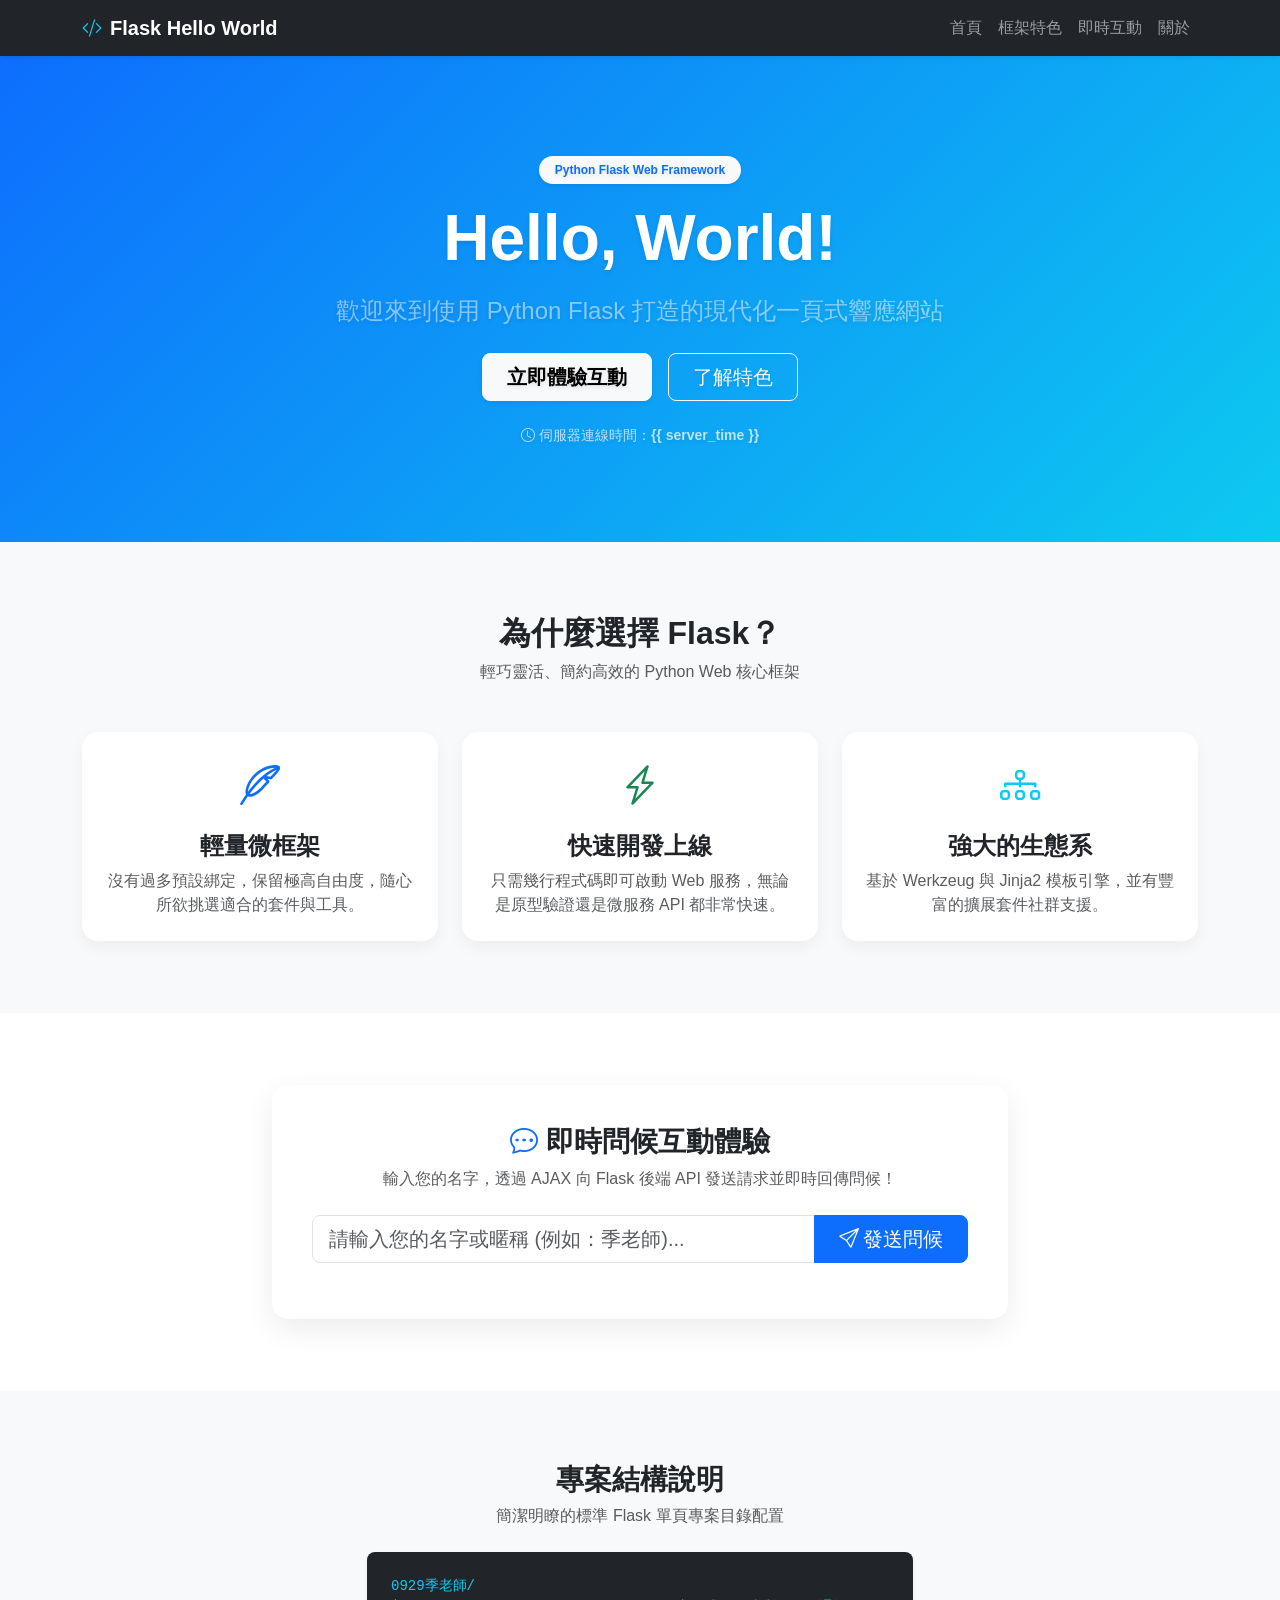
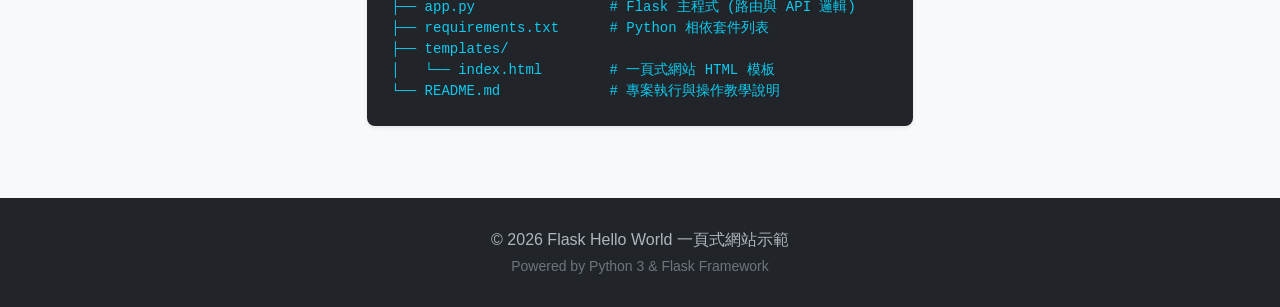
<file: templates/index.html>
<!DOCTYPE html>
<html lang="zh-Hant">
<head>
    <meta charset="UTF-8">
    <meta name="viewport" content="width=device-width, initial-scale=1.0">
    <title>Hello World - Flask 一頁式網站</title>
    <!-- 引入 Bootstrap 5 CDN 美化版面 -->
    <link href="https://cdn.jsdelivr.net/npm/bootstrap@5.3.3/dist/css/bootstrap.min.css" rel="stylesheet">
    <link rel="stylesheet" href="https://cdn.jsdelivr.net/npm/bootstrap-icons@1.11.3/font/bootstrap-icons.min.css">
    <style>
        :root {
            --primary-gradient: linear-gradient(135deg, #0d6efd 0%, #0dcaf0 100%);
        }
        body {
            font-family: -apple-system, BlinkMacSystemFont, "Segoe UI", Roboto, "Helvetica Neue", Arial, "Noto Sans TC", sans-serif;
            scroll-behavior: smooth;
            background-color: #f8f9fa;
        }
        .hero-section {
            background: var(--primary-gradient);
            color: white;
            padding: 100px 0 80px 0;
            text-shadow: 0 2px 4px rgba(0,0,0,0.1);
        }
        .feature-card {
            border: none;
            border-radius: 1rem;
            transition: transform 0.3s ease, box-shadow 0.3s ease;
            box-shadow: 0 6px 15px rgba(0,0,0,0.05);
        }
        .feature-card:hover {
            transform: translateY(-5px);
            box-shadow: 0 12px 25px rgba(0,0,0,0.12);
        }
        .interactive-box {
            background: white;
            border-radius: 1rem;
            box-shadow: 0 10px 30px rgba(0,0,0,0.08);
            padding: 2.5rem;
        }
        footer {
            background-color: #212529;
            color: #adb5bd;
            padding: 30px 0;
        }
    </style>
</head>
<body>

    <!-- 導航列 (Navbar) -->
    <nav class="navbar navbar-expand-lg navbar-dark bg-dark sticky-top shadow-sm">
        <div class="container">
            <a class="navbar-brand fw-bold" href="#">
                <i class="bi bi-code-slash text-info me-2"></i>Flask Hello World
            </a>
            <button class="navbar-toggler" type="button" data-bs-toggle="collapse" data-bs-target="#navbarNav">
                <span class="navbar-toggler-icon"></span>
            </button>
            <div class="collapse navbar-collapse" id="navbarNav">
                <ul class="navbar-nav ms-auto">
                    <li class="nav-item"><a class="nav-link" href="#hero">首頁</a></li>
                    <li class="nav-item"><a class="nav-link" href="#features">框架特色</a></li>
                    <li class="nav-item"><a class="nav-link" href="#interactive">即時互動</a></li>
                    <li class="nav-item"><a class="nav-link" href="#about">關於</a></li>
                </ul>
            </div>
        </div>
    </nav>

    <!-- Hero 標題區塊 -->
    <section id="hero" class="hero-section text-center">
        <div class="container">
            <span class="badge bg-light text-primary px-3 py-2 rounded-pill mb-3 fw-semibold shadow-sm">
                Python Flask Web Framework
            </span>
            <h1 class="display-3 fw-bold mb-3">Hello, World!</h1>
            <p class="lead mb-4 fs-4 text-white-50">
                歡迎來到使用 Python Flask 打造的現代化一頁式響應網站
            </p>
            <div class="d-flex justify-content-center gap-3">
                <a href="#interactive" class="btn btn-light btn-lg px-4 fw-bold shadow-sm">立即體驗互動</a>
                <a href="#features" class="btn btn-outline-light btn-lg px-4">了解特色</a>
            </div>
            <p class="mt-4 small text-light opacity-75">
                <i class="bi bi-clock me-1"></i>伺服器連線時間：<span class="fw-bold">{{ server_time }}</span>
            </p>
        </div>
    </section>

    <!-- 特色介紹區塊 (Features) -->
    <section id="features" class="py-5">
        <div class="container py-4">
            <div class="text-center mb-5">
                <h2 class="fw-bold">為什麼選擇 Flask？</h2>
                <p class="text-muted">輕巧靈活、簡約高效的 Python Web 核心框架</p>
            </div>
            <div class="row g-4">
                <div class="col-md-4">
                    <div class="card h-100 feature-card p-4 text-center">
                        <div class="fs-1 text-primary mb-3">
                            <i class="bi bi-feather"></i>
                        </div>
                        <h4 class="fw-bold">輕量微框架</h4>
                        <p class="text-muted mb-0">沒有過多預設綁定，保留極高自由度，隨心所欲挑選適合的套件與工具。</p>
                    </div>
                </div>
                <div class="col-md-4">
                    <div class="card h-100 feature-card p-4 text-center">
                        <div class="fs-1 text-success mb-3">
                            <i class="bi bi-lightning-charge"></i>
                        </div>
                        <h4 class="fw-bold">快速開發上線</h4>
                        <p class="text-muted mb-0">只需幾行程式碼即可啟動 Web 服務，無論是原型驗證還是微服務 API 都非常快速。</p>
                    </div>
                </div>
                <div class="col-md-4">
                    <div class="card h-100 feature-card p-4 text-center">
                        <div class="fs-1 text-info mb-3">
                            <i class="bi bi-diagram-3"></i>
                        </div>
                        <h4 class="fw-bold">強大的生態系</h4>
                        <p class="text-muted mb-0">基於 Werkzeug 與 Jinja2 模板引擎，並有豐富的擴展套件社群支援。</p>
                    </div>
                </div>
            </div>
        </div>
    </section>

    <!-- 即時互動區塊 (Interactive Section) -->
    <section id="interactive" class="py-5 bg-white">
        <div class="container py-4">
            <div class="row justify-content-center">
                <div class="col-lg-8">
                    <div class="interactive-box">
                        <div class="text-center mb-4">
                            <h3 class="fw-bold"><i class="bi bi-chat-dots text-primary me-2"></i>即時問候互動體驗</h3>
                            <p class="text-muted">輸入您的名字，透過 AJAX 向 Flask 後端 API 發送請求並即時回傳問候！</p>
                        </div>
                        <div class="input-group input-group-lg mb-3">
                            <input type="text" id="userNameInput" class="form-control" placeholder="請輸入您的名字或暱稱 (例如：季老師)..." />
                            <button class="btn btn-primary px-4" id="sendBtn" type="button">
                                <i class="bi bi-send me-1"></i>發送問候
                            </button>
                        </div>
                        <!-- 回應顯示卡片 -->
                        <div id="resultBox" class="alert alert-success d-none mt-3 shadow-sm" role="alert">
                            <h5 class="alert-heading fw-bold"><i class="bi bi-check-circle-fill me-2"></i>後端回應：</h5>
                            <p id="resultMessage" class="fs-5 mb-1"></p>
                            <hr>
                            <p class="mb-0 small text-muted">回應時間戳記：<span id="resultTime"></span></p>
                        </div>
                    </div>
                </div>
            </div>
        </div>
    </section>

    <!-- 關於與代碼說明區塊 (About) -->
    <section id="about" class="py-5 bg-light">
        <div class="container py-4">
            <div class="text-center mb-4">
                <h3 class="fw-bold">專案結構說明</h3>
                <p class="text-muted">簡潔明瞭的標準 Flask 單頁專案目錄配置</p>
            </div>
            <div class="row justify-content-center">
                <div class="col-lg-6">
                    <div class="bg-dark text-light p-4 rounded-3 shadow-sm">
                        <pre class="mb-0"><code class="text-info">0929季老師/
├── app.py                # Flask 主程式 (路由與 API 邏輯)
├── requirements.txt      # Python 相依套件列表
├── templates/
│   └── index.html        # 一頁式網站 HTML 模板
└── README.md             # 專案執行與操作教學說明</code></pre>
                    </div>
                </div>
            </div>
        </div>
    </section>

    <!-- 頁尾 (Footer) -->
    <footer class="text-center">
        <div class="container">
            <p class="mb-1">© 2026 Flask Hello World 一頁式網站示範</p>
            <p class="small text-secondary mb-0">Powered by Python 3 & Flask Framework</p>
        </div>
    </footer>

    <!-- Bootstrap 與互動腳本 -->
    <script src="https://cdn.jsdelivr.net/npm/bootstrap@5.3.3/dist/js/bootstrap.bundle.min.js"></script>
    <script>
        document.getElementById('sendBtn').addEventListener('click', function() {
            const name = document.getElementById('userNameInput').value;
            
            fetch('/api/greet', {
                method: 'POST',
                headers: {
                    'Content-Type': 'application/json'
                },
                body: JSON.stringify({ name: name })
            })
            .then(res => res.json())
            .then(data => {
                const resultBox = document.getElementById('resultBox');
                const resultMessage = document.getElementById('resultMessage');
                const resultTime = document.getElementById('resultTime');
                
                resultMessage.textContent = data.message;
                resultTime.textContent = data.timestamp;
                resultBox.classList.remove('d-none');
            })
            .catch(err => {
                console.error('Error:', err);
                alert('與伺服器通訊失敗，請確認 Flask 伺服器正在運行！');
            });
        });

        // 支援 Enter 鍵送出
        document.getElementById('userNameInput').addEventListener('keypress', function(e) {
            if (e.key === 'Enter') {
                document.getElementById('sendBtn').click();
            }
        });
    </script>
</body>
</html>
</file>
